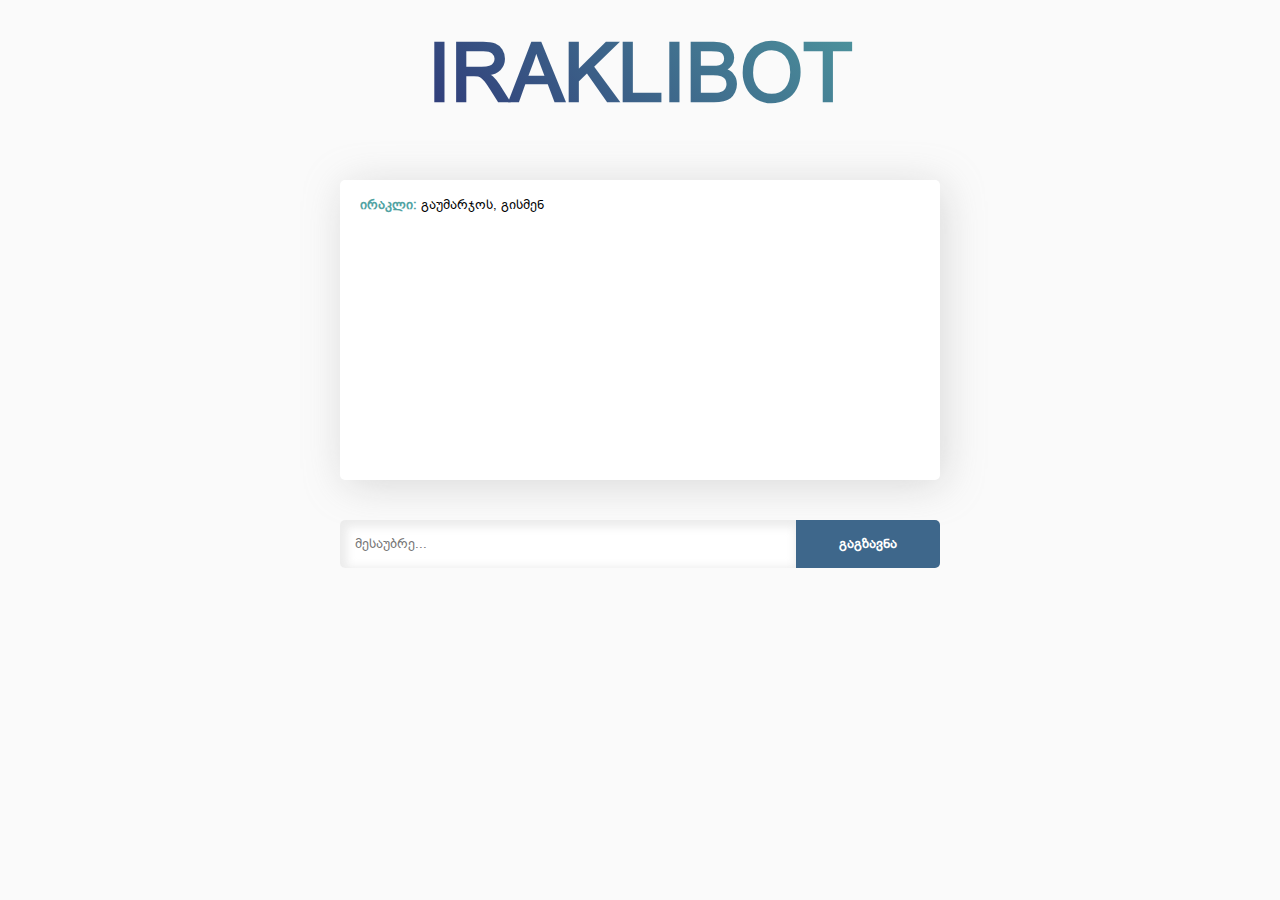
<file: index.html>
<!DOCTYPE html>
<html lang="ka">

<head>
  <meta charset="utf-8" />
  <title>IrakliBot</title>
  <meta name="description" content="Talk with digital version of Irakli" />
  <meta name="theme-color" content="#3e678b"/>
  <link rel="icon" type="image/x-icon" href="./favicon.png" />
  <meta name="viewport" content="width=device-width, initial-scale=1, maximum-scale=1" />
  <link rel="preload" href="/bpg-arial-webfont.woff2" as="font" type="font/woff2" crossorigin>
  <link rel="stylesheet" href="./style.css" />
</head>

<body>
  <div class="container">
    <h1 class="title">IrakliBot</h1>
    <p class="fuzzytext"></p>
    <div class="chat" id="chatid"></div>
    <div class="busy"></div>
    <div class="input">
      <form id="addUserForm">
        <input name="field1" type="text" placeholder="მესაუბრე..." class="input1" />
        <input type="submit" name="submit" value="გაგზავნა" class="submitbtn" />
      </form>
    </div>
  </div>
</body>
<script src="https://ajax.googleapis.com/ajax/libs/jquery/3.6.1/jquery.min.js"></script>
<script src="./chatbot.js" type="module"></script>
<script src="./platform.js"></script>

</html>
</file>
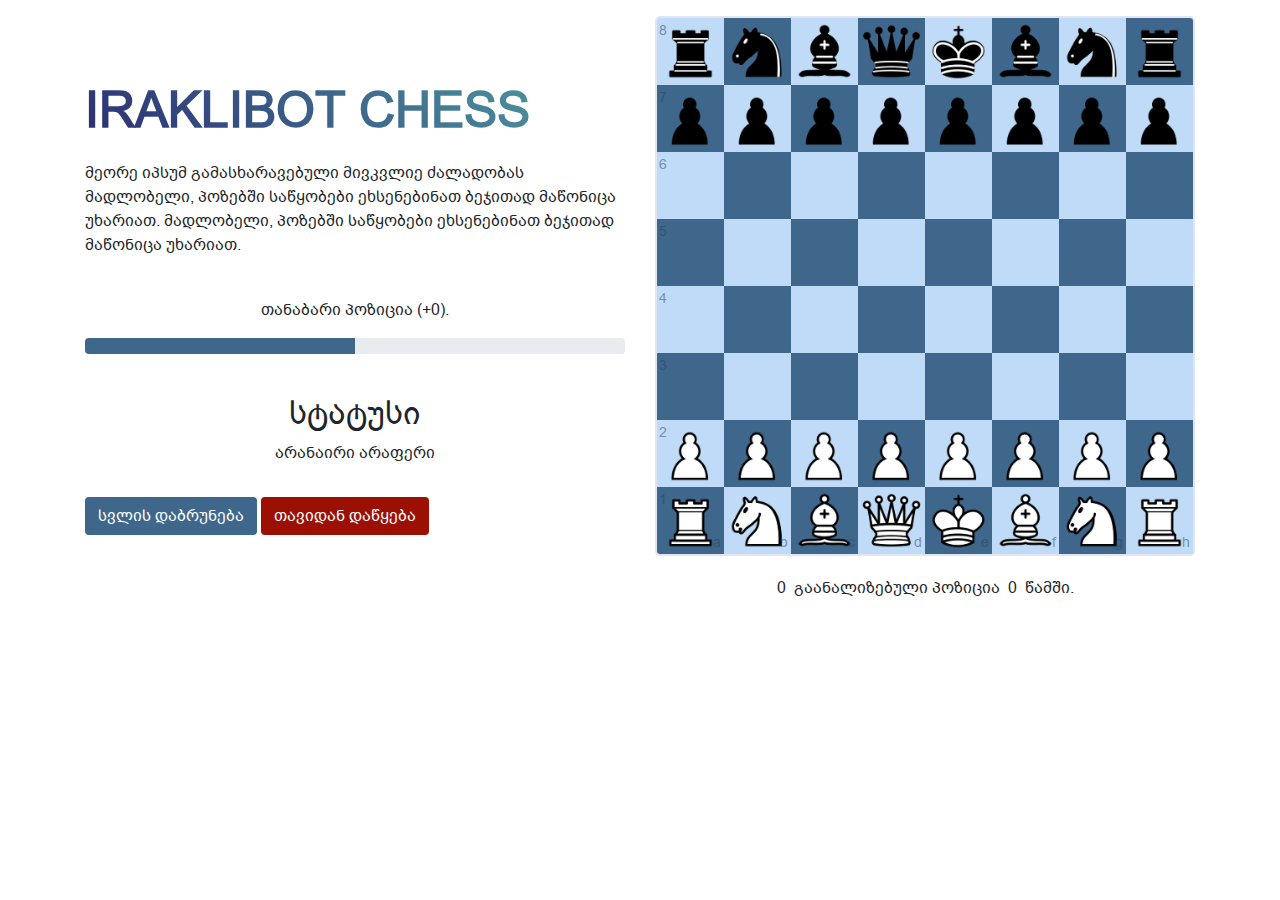
<file: chess/index.html>
<!DOCTYPE html>
<html lang="ka">

<head>
    <meta charset="utf-8">

    <title>IrakliBot Chess AI</title>
    <meta name="viewport" content="width=device-width, initial-scale=1.0">
    <meta name="description" content="IrakliBot Chess AI">
    <link rel="stylesheet" href="https://stackpath.bootstrapcdn.com/bootstrap/4.4.1/css/bootstrap.min.css" crossorigin="anonymous">
    <link rel="stylesheet" href="css/main.css">
</head>

<body>
    <main>
        <div class="container my-3">
            <div class="row align-items-center">
                <div class="col-md-6">
                    <h1 class="title" style="text-align:left; padding-bottom:20px">IrakliBot Chess</h1>
                    <p>მეორე იპსუმ გამასხარავებული მივკვლიე ძალადობას მადლობელი, პოზებში საწყობები ეხსენებინათ ბეჯითად
                        მაწონიცა უხარიათ. მადლობელი, პოზებში საწყობები ეხსენებინათ ბეჯითად მაწონიცა უხარიათ.
                    </p>
                    <div class="row my-3 text-align-center">
                        <div class="col-md-12" style="margin-top:25px;margin-bottom:25px">
                            <p><span id="advantageColor">თანაბარი</span> პოზიცია
                                (+<span id="advantageNumber">0</span>).</p>
                            <div class="progress">
                                <div class="progress-bar progress-bar-animated" role="progressbar" aria-valuenow="0"
                                    style="width: 50%" aria-valuemin="-2000" aria-valuemax="4000" id='advantageBar'>
                                </div>
                            </div>
                        </div>
                    </div>
                    <div class="row my-3 text-align-center">
                        <div class="col-md-12">
                            <h2>სტატუსი</h2>
                            <p><span id="status">არანაირი არაფერი</span></p>
                        </div>
                    </div>
                    <button class="btn" id="undoBtn" style="background:#3e678b;color:white">სვლის დაბრუნება</button>
                    <button class="btn" id="resetBtn" style="background:#9b1003;color:white">თავიდან დაწყება</button>
                </div>
                <div class="col-md-6">
                    <div id="myBoard"></div>
                    <div class="row justify-content-center" style="padding-top:20px">
                        <span id="position-count">0</span> &nbsp გაანალიზებული პოზიცია &nbsp <span id="time">0
                        </span><span style="padding:4px"> </span> წამში.
                    </div>
                </div>

            </div>
        </div>
    </main>
</body>
<script src="https://ajax.googleapis.com/ajax/libs/jquery/3.6.1/jquery.min.js"></script>
<script defer src="js/chessboard.js"></script>
<script defer src="js/chess.js"></script>
<script defer src="js/main.js"></script>

</html>
</file>
<file: style.css>
@font-face {
  font-family: arial;
  src: url(bpg-arial-webfont.woff2);
  font-display: block;
}

* {
  font-family: "arial", sans-serif !important;
  -webkit-user-select: none;
  -khtml-user-select: none;
  -moz-user-select: none;
  -ms-user-select: none;
  -o-user-select: none;
  user-select: none;
}

::-webkit-scrollbar {
  width: 5px;
  background: #f1f1f1;
}

::-webkit-scrollbar-track {
  background: #f1f1f1;
  border-radius: 5px;
}

::-webkit-scrollbar-thumb {
  background: #3e678b;
  border-radius: 5px;
}

::-webkit-scrollbar-thumb:hover {
  background: #284158;
}

body {
  width: 100vw !important;
  margin: 0;
  padding: 0;
  overflow-x: hidden;
}
@media (max-width: 1000px) {
  .title {
    font-size: 60px !important;
  }
  ::-webkit-scrollbar {
    display: none !important;
  }
  .chat {
    overflow: scroll !important;
  }
}
body {
  font-size: 13px;
  background-color: #fafafa;
}
.container {
  max-width: 600px !important;
  padding: 20px;
  margin: auto;
}
.title {
  font-weight: bold;
  text-align: center;
  font-size: 81px;
  font-weight: 800;
  margin: 0;
  text-transform: uppercase;
  background: -webkit-linear-gradient(45deg, #2a2a72, #51a3a3 100%);
  -webkit-background-clip: text;
  background-clip: text;
  -webkit-text-fill-color: transparent;
  cursor: auto;
}
.chat {
  height: 300px;
  background-color: white;
  border-radius: 5px;
  -webkit-box-shadow: 4px 5px 41px -2px rgba(202, 202, 202, 0.75);
  -moz-box-shadow: 4px 5px 41px -2px rgba(202, 202, 202, 0.75);
  box-shadow: 4px 5px 41px -2px rgba(202, 202, 202, 0.75);
  overflow: hidden;
}

.chat:hover {
  overflow-y: auto;
}

.chat div {
  margin: 15px 20px 15px;
  line-height: 20px;
}
.chat .party {
  font-weight: bold;
}
.chat .you {
  color: #2a2a72;
}
.chat .other {
  color: #51a3a3;
}
.busy {
  position: absolute;
  padding: 10px 0;
  color: #666;
  display: none;
  font-size: 11px;
}
.fuzzytext {
  display: flex;
  gap: 25px;
  height: 25px;
  text-align: center;
  justify-content: center;
  flex-direction: row-reverse;
}
.foreach:first-child {
  color: #162721;
}
.input #addUserForm {
  margin-top: 40px;
  display: flex;
}
.input .input1 {
  vertical-align: top;
  float: left;
  padding: 15px;
  border: none;
  background: white;
  border-top-left-radius: 5px;
  border-bottom-left-radius: 5px;
  width: 75%;
  -webkit-box-shadow: 3px 3px 9px 4px rgba(230, 230, 230, 0.75) inset;
  -moz-box-shadow: 3px 3px 9px 4px rgba(230, 230, 230, 0.75) inset;
  box-shadow: 3px 3px 9px 4px rgba(230, 230, 230, 0.75) inset;
}
.input .submitbtn {
  font-weight: bold;
  background: #3e678b;
  border: none;
  color: white;
  text-decoration: none;
  width: 25%;
  border-top-right-radius: 5px;
  border-bottom-right-radius: 5px;
  text-align: center;
  padding: 15px;
  transition: 0.5s;
}
input:focus {
  outline: none;
}
.input .submitbtn:hover {
  cursor: pointer;
  border: none;
  background: #284158;
  transition: 0.5s;
}

@media(max-width:768px){
  .input .submitbtn{
    width:30%;
  }
  .input .input1{
    width:70%
  }
}
</file>
<file: chess/css/main.css>
@font-face {
    font-family: arial;
    src: url(bpg-arial-webfont.woff2);
    font-display: block;
}

* {
    font-family: "arial", sans-serif !important;
    -webkit-user-select: none;
    -khtml-user-select: none;
    -moz-user-select: none;
    -ms-user-select: none;
    -o-user-select: none;
    user-select: none;
}

.title {
    font-weight: bold;
    font-family: "Arial GEO", sans-serif;
    text-align: center;
    font-size: 50px;
    font-weight: 800;
    margin: 0;
    text-transform: uppercase;
    background: -webkit-linear-gradient(45deg, #2a2a72, #51a3a3 100%);
    -webkit-background-clip: text;
    background-clip: text;
    -webkit-text-fill-color: transparent;
    cursor: auto;
}

.text-align-center {
    text-align: center;
}

#myBoard {
    max-width: 110%;
    height: auto;
    /* overflow: scroll; */
    display: block;
    width: 100%;
}

.highlight-white {
    box-shadow: inset 0 0 3px 3px #284158;
}

.highlight-black {
    box-shadow: inset 0 0 3px 3px #284158;
}

.highlight-hint {
    box-shadow: inset 0 0 1px 1px red;
}

.no-underline {
    text-decoration: none;
}

.no-outline:focus {
    outline: none;
    box-shadow: none;
}

.btn-header {
    font-size: 20px;
    font-weight: bold;
}

.clearfix-7da63 {
    clear: both;
}

.board-b72b1 {
    border: 2px solid #e1e5f2;
    box-sizing: content-box;
    border-radius: 5px;
}

.square-a8 {
    border-top-left-radius: 3px;
}

.square-h8 {
    border-top-right-radius: 3px;
}

.square-a1 {
    border-bottom-left-radius: 3px;
}

.square-a8 {
    border-bottom-right-radius: 3px;
}

.square-55d63 {
    float: left;
    position: relative;
    -webkit-touch-callout: none;
    -webkit-user-select: none;
    -khtml-user-select: none;
    -moz-user-select: none;
    -ms-user-select: none;
    user-select: none;
}

.white-1e1d7 {
    background-color: #bfdbf7;
}

.black-3c85d {
    background-color: #3e678b;
}

.highlight1-32417,
.highlight2-9c5d2 {
    box-shadow: inset 0 0 3px 3px #284158;
}

.notation-322f9 {
    cursor: default;
    font-size: 14px;
    position: absolute;
}

.alpha-d2270 {
    bottom: 1px;
    right: 3px;
    color: rgba(40, 65, 88, 0.5);
}

.numeric-fc462 {
    top: 2px;
    left: 2px;
    color: rgba(40, 65, 88, 0.5);
}

.progress-bar-animated {
    background: #3e678b;
}
</file>
